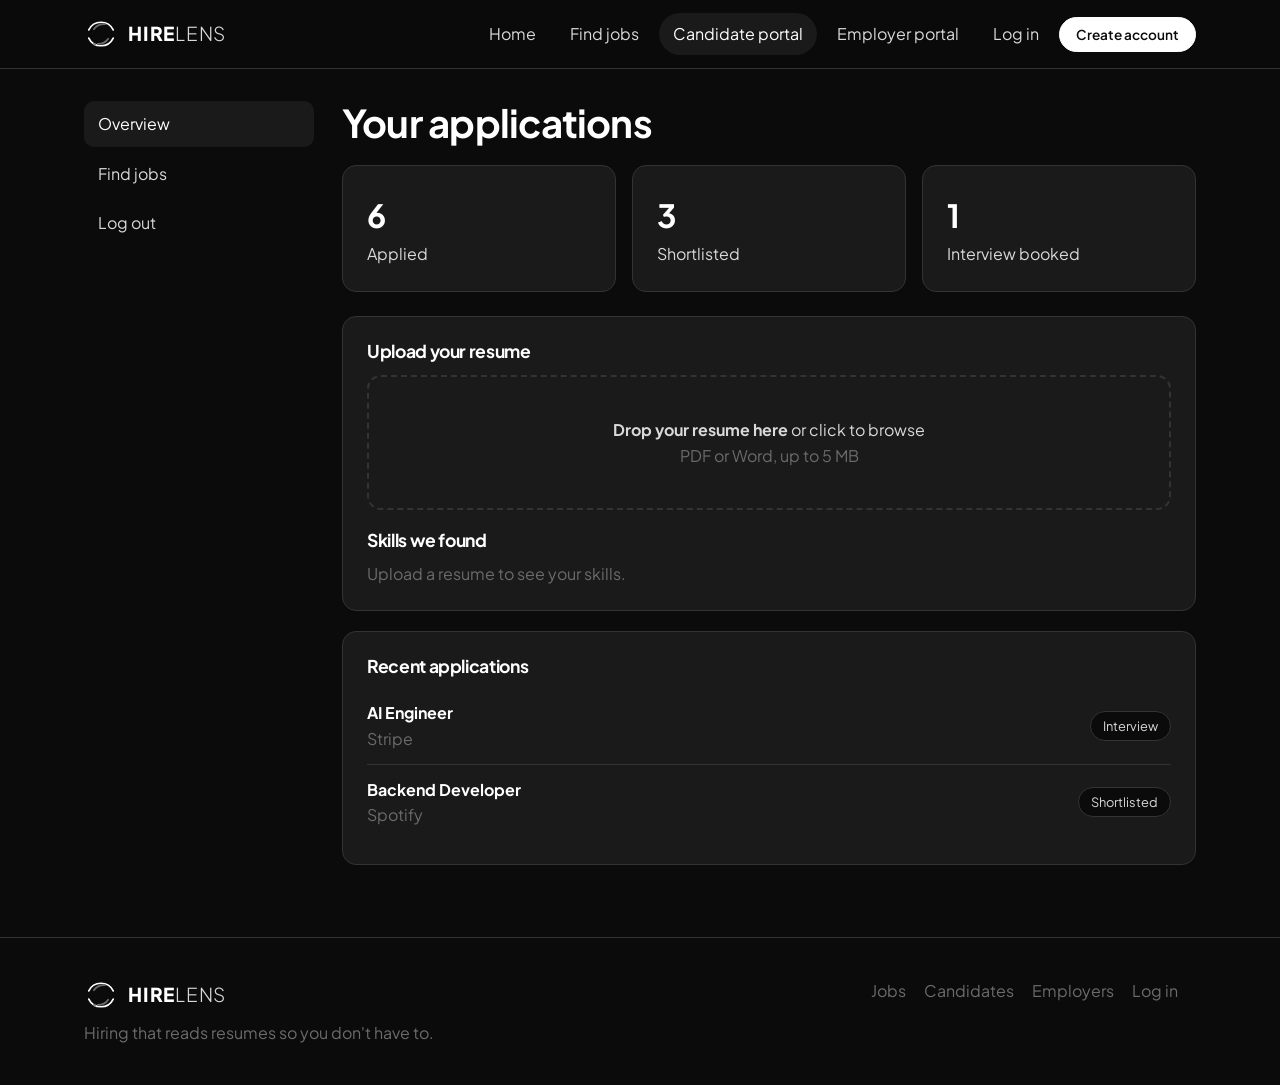
<file: candidate.html>
<!doctype html><html lang="en"><head><meta charset="utf-8"><meta name="viewport" content="width=device-width,initial-scale=1"><title>Candidate portal | HireLens</title><link rel="preconnect" href="https://fonts.googleapis.com"><link href="https://fonts.googleapis.com/css2?family=Plus+Jakarta+Sans:wght@400;500;600;700;800&display=swap" rel="stylesheet"><link rel="stylesheet" href="static/css/style.css"></head><body data-page="candidate"><div id="nav"></div><main class="wrap side"><nav><a class="on" href="candidate.html">Overview</a><a href="jobs.html">Find jobs</a><a href="login.html">Log out</a></nav><div>
<h2>Your applications</h2><div class="stats" style="margin-top:20px"><div class="card"><b class="count" data-to="6">0</b>Applied</div><div class="card"><b class="count" data-to="3">0</b>Shortlisted</div><div class="card"><b class="count" data-to="1">0</b>Interview booked</div></div>
<div class="card" style="margin-bottom:20px"><h3 style="margin-bottom:14px">Upload your resume</h3><div class="drop" id="drop" tabindex="0"><p><b>Drop your resume here</b> or click to browse</p><p class="muted">PDF or Word, up to 5 MB</p></div><input id="file" type="file" accept=".pdf,.doc,.docx" hidden><h3 style="margin:20px 0 10px">Skills we found</h3><div id="skills" class="tags"><span class="muted">Upload a resume to see your skills.</span></div></div>
<div class="card"><h3 style="margin-bottom:12px">Recent applications</h3><div class="job" style="padding:12px 0;border-bottom:1px solid var(--line)"><div class="info"><b style="color:#fff">AI Engineer</b><div class="muted">Stripe</div></div><span class="chip">Interview</span></div><div class="job" style="padding:12px 0"><div class="info"><b style="color:#fff">Backend Developer</b><div class="muted">Spotify</div></div><span class="chip">Shortlisted</span></div></div></div></main>
<div id="foot"></div><script src="static/js/app.js"></script></body></html>
</file>
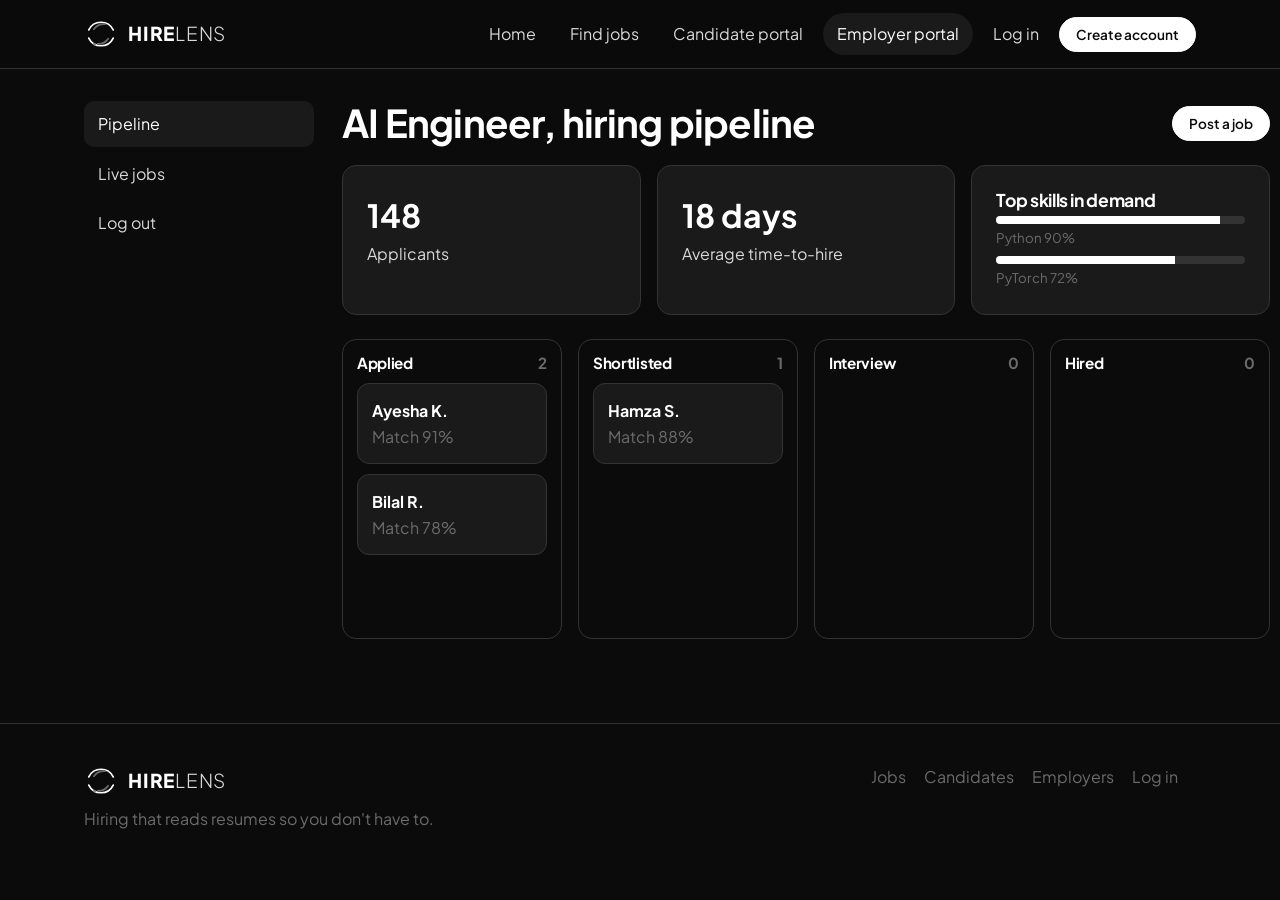
<file: employer.html>
<!doctype html><html lang="en"><head><meta charset="utf-8"><meta name="viewport" content="width=device-width,initial-scale=1"><title>Employer portal | HireLens</title><link rel="preconnect" href="https://fonts.googleapis.com"><link href="https://fonts.googleapis.com/css2?family=Plus+Jakarta+Sans:wght@400;500;600;700;800&display=swap" rel="stylesheet"><link rel="stylesheet" href="static/css/style.css"></head><body data-page="employer"><div id="nav"></div><main class="wrap side"><nav><a class="on" href="employer.html">Pipeline</a><a href="jobs.html">Live jobs</a><a href="login.html">Log out</a></nav><div>
<div style="display:flex;justify-content:space-between;align-items:center;flex-wrap:wrap;gap:12px"><h2>AI Engineer, hiring pipeline</h2><button class="btn pri sm" onclick="toast('Job posting form coming next')">Post a job</button></div>
<div class="stats" style="margin-top:20px"><div class="card"><b class="count" data-to="148">0</b>Applicants</div><div class="card"><b>18 days</b>Average time-to-hire</div><div class="card"><h3>Top skills in demand</h3><div class="bar"><i data-bar="90"></i></div><small class="muted">Python 90%</small><div class="bar"><i data-bar="72"></i></div><small class="muted">PyTorch 72%</small></div></div>
<div class="board"><div class="col" data-s="Applied"><h3>Applied <span class="n muted"></span></h3><div class="cand" id="c1" data-n="Ayesha K."><b style="color:#fff">Ayesha K.</b><div class="muted">Match 91%</div></div><div class="cand" id="c2" data-n="Bilal R."><b style="color:#fff">Bilal R.</b><div class="muted">Match 78%</div></div></div>
<div class="col" data-s="Shortlisted"><h3>Shortlisted <span class="n muted"></span></h3><div class="cand" id="c3" data-n="Hamza S."><b style="color:#fff">Hamza S.</b><div class="muted">Match 88%</div></div></div>
<div class="col" data-s="Interview"><h3>Interview <span class="n muted"></span></h3></div><div class="col" data-s="Hired"><h3>Hired <span class="n muted"></span></h3></div></div></div></main>
<div class="modal" id="sched"><div class="card"><h3>Schedule interview</h3><p class="muted" style="margin:6px 0 16px">We'll email the candidate the details.</p><div class="field"><label for="d">Date and time</label><input id="d" type="datetime-local"></div><div style="display:flex;gap:10px"><button class="btn pri sm" onclick="toast('Invitation sent');this.closest('.modal').classList.remove('open')">Send invitation</button><button class="btn sm" data-close>Not now</button></div></div></div>
<div id="foot"></div><script src="static/js/app.js"></script></body></html>
</file>
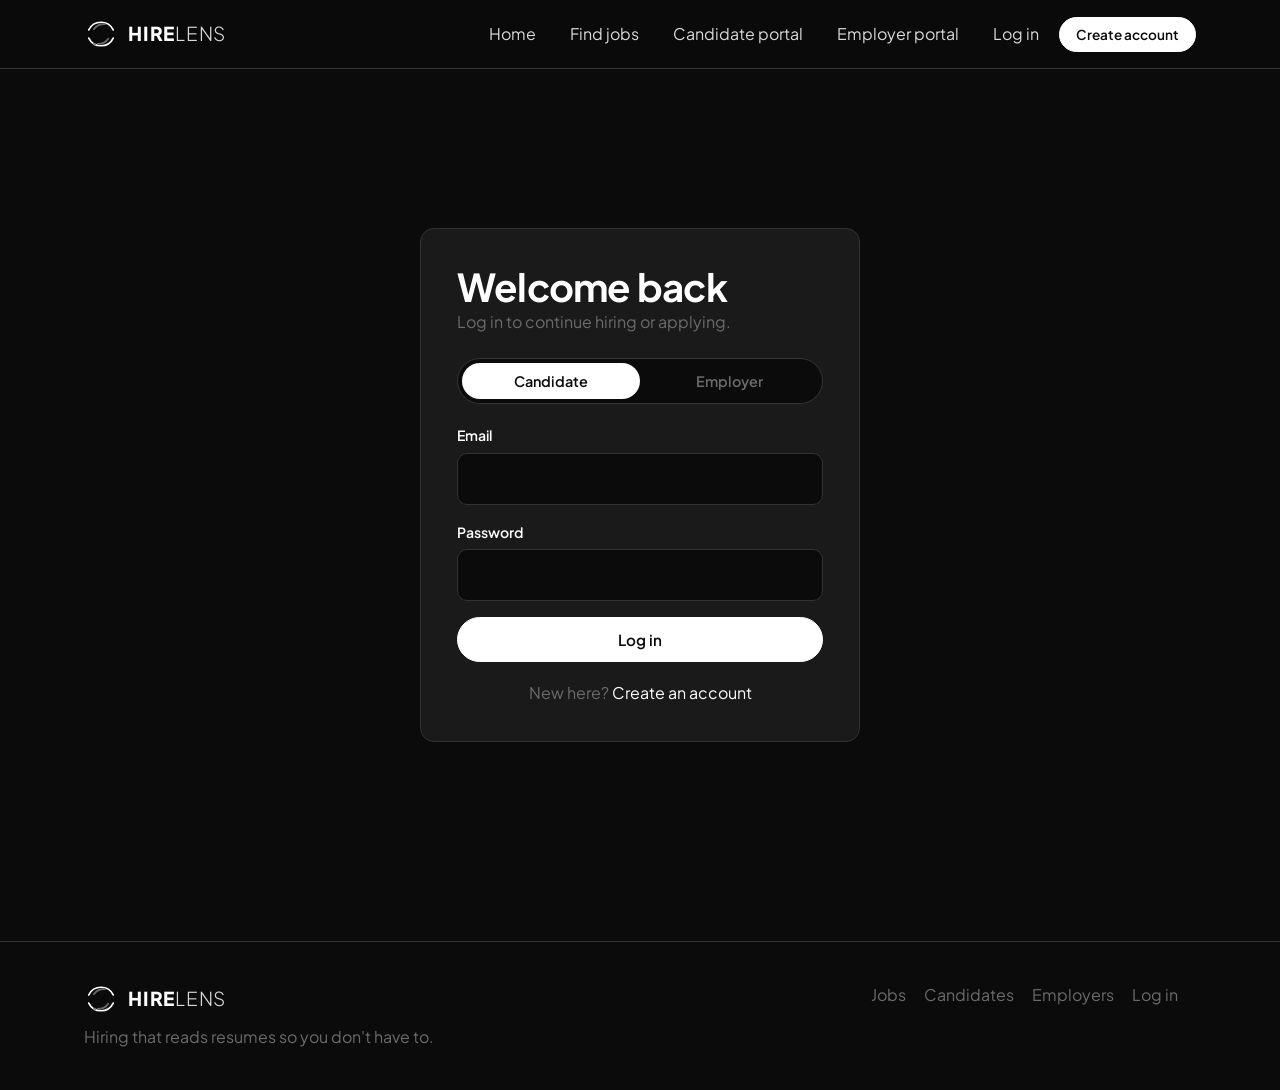
<file: login.html>
<!doctype html><html lang="en"><head><meta charset="utf-8"><meta name="viewport" content="width=device-width,initial-scale=1"><title>Log in | HireLens</title><link rel="preconnect" href="https://fonts.googleapis.com"><link href="https://fonts.googleapis.com/css2?family=Plus+Jakarta+Sans:wght@400;500;600;700;800&display=swap" rel="stylesheet"><link rel="stylesheet" href="static/css/style.css"></head><body data-page="auth"><div id="nav"></div><main class="auth"><div class="card"><h2>Welcome back</h2><p class="muted">Log in to continue hiring or applying.</p><form data-validate data-next="candidate.html" novalidate style="margin-top:24px"><input type="hidden" id="role" value="candidate"><div class="seg"><button type="button" class="on" data-role="candidate">Candidate</button><button type="button" data-role="employer">Employer</button></div><div class="field"><label for="e">Email</label><input id="e" type="email" required autocomplete="email"><span class="err">Enter a valid email address.</span></div><div class="field"><label for="p">Password</label><input id="p" type="password" required autocomplete="current-password"><span class="err">Password needs at least 8 characters.</span></div><button class="btn pri" style="width:100%;justify-content:center">Log in</button></form><p class="muted" style="margin-top:18px;text-align:center">New here? <a href="register.html" style="color:#fff">Create an account</a></p></div></main>
<div id="foot"></div><script src="static/js/app.js"></script></body></html>
</file>
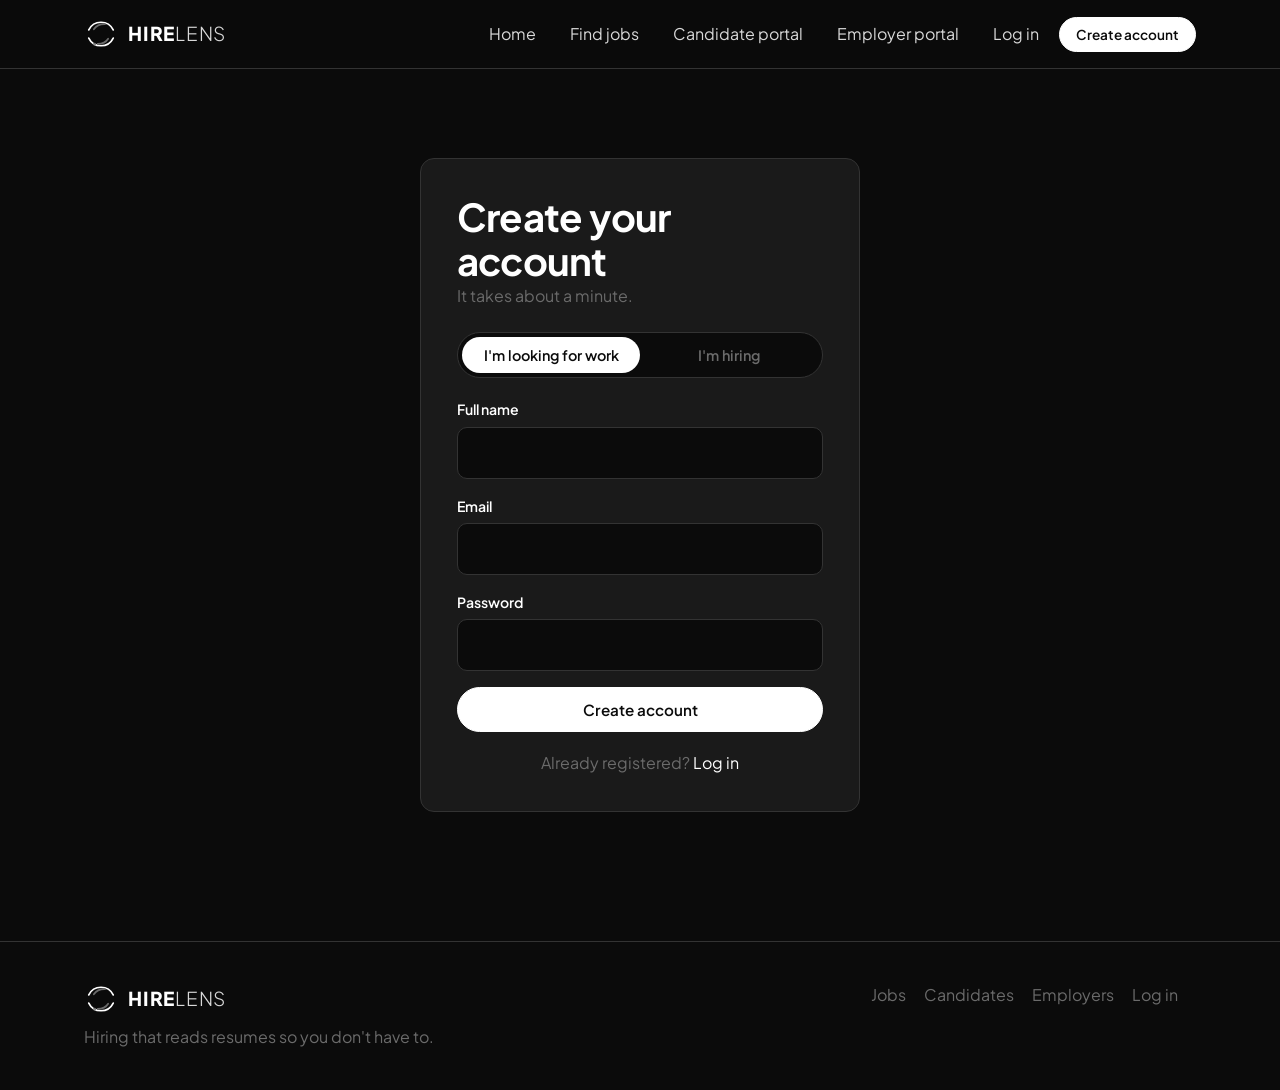
<file: register.html>
<!doctype html><html lang="en"><head><meta charset="utf-8"><meta name="viewport" content="width=device-width,initial-scale=1"><title>Create account | HireLens</title><link rel="preconnect" href="https://fonts.googleapis.com"><link href="https://fonts.googleapis.com/css2?family=Plus+Jakarta+Sans:wght@400;500;600;700;800&display=swap" rel="stylesheet"><link rel="stylesheet" href="static/css/style.css"></head><body data-page="auth"><div id="nav"></div><main class="auth"><div class="card"><h2>Create your account</h2><p class="muted">It takes about a minute.</p><form data-validate data-next="candidate.html" novalidate style="margin-top:24px"><input type="hidden" id="role" value="candidate"><div class="seg"><button type="button" class="on" data-role="candidate">I'm looking for work</button><button type="button" data-role="employer">I'm hiring</button></div><div class="field"><label for="n">Full name</label><input id="n" required autocomplete="name"><span class="err">Tell us your name.</span></div><div class="field"><label for="e">Email</label><input id="e" type="email" required autocomplete="email"><span class="err">Enter a valid email address.</span></div><div class="field"><label for="p">Password</label><input id="p" type="password" required autocomplete="new-password"><span class="err">Use at least 8 characters.</span></div><button class="btn pri" style="width:100%;justify-content:center">Create account</button></form><p class="muted" style="margin-top:18px;text-align:center">Already registered? <a href="login.html" style="color:#fff">Log in</a></p></div></main>
<div id="foot"></div><script src="static/js/app.js"></script></body></html>
</file>
<file: static/css/style.css>
:root{--bg:#0B0B0B;--s1:#1A1A1A;--line:#333333;--muted:#6B6B6B;--text:#D9D9D9;--w:#FFFFFF;--r:14px;--ease:cubic-bezier(.2,.7,.2,1)}
*{box-sizing:border-box;margin:0}html{scroll-behavior:smooth}
body{font-family:'Plus Jakarta Sans',system-ui,sans-serif;background:var(--bg);color:var(--text);line-height:1.6;-webkit-font-smoothing:antialiased}
h1,h2,h3{color:var(--w);line-height:1.15;letter-spacing:-.02em;font-weight:700}
h1{font-size:clamp(2.4rem,6vw,4.4rem)}h2{font-size:clamp(1.6rem,3.5vw,2.4rem)}h3{font-size:1.1rem}
a{color:inherit;text-decoration:none}img{max-width:100%}
:focus-visible{outline:2px solid var(--w);outline-offset:3px}
.wrap{max-width:1160px;margin:auto;padding:0 24px}.muted{color:var(--muted)}.tags{display:flex;gap:8px;flex-wrap:wrap}
.nav{position:sticky;top:0;z-index:50;background:rgba(11,11,11,.85);backdrop-filter:blur(12px);border-bottom:1px solid var(--line)}
.nav .wrap{display:flex;align-items:center;justify-content:space-between;height:68px;gap:20px}
.brand{display:flex;gap:10px;align-items:center;font-weight:800;color:var(--w);font-size:1.15rem}
.brand i{width:30px;height:30px;border-radius:9px;background:var(--w);color:var(--bg);display:grid;place-items:center;font-style:normal;font-weight:800}
.links{display:flex;gap:6px;align-items:center}.links a{padding:8px 14px;border-radius:99px;color:var(--text);transition:.25s var(--ease)}
.links a:hover,.links a.on{background:var(--s1);color:var(--w)}.links a.btn.pri{color:var(--bg)}
.burger{display:none;background:none;border:1px solid var(--line);color:var(--w);border-radius:10px;padding:8px 12px;cursor:pointer}
.btn{display:inline-flex;align-items:center;gap:8px;padding:12px 22px;border-radius:99px;border:1px solid var(--line);background:transparent;color:var(--w);font:600 .95rem 'Plus Jakarta Sans',sans-serif;cursor:pointer;transition:transform .2s var(--ease),background .25s,color .25s,border-color .25s}
.btn:hover{border-color:var(--w);transform:translateY(-2px)}.btn:active{transform:scale(.97)}
.btn.pri{background:var(--w);color:var(--bg);border-color:var(--w)}.btn.pri:hover{background:var(--text)}.btn.sm{padding:8px 16px;font-size:.85rem}
.card{background:var(--s1);border:1px solid var(--line);border-radius:var(--r);padding:24px;transition:border-color .25s,transform .25s var(--ease)}
.card.lift:hover{border-color:var(--muted);transform:translateY(-3px)}
.hero{padding:96px 0 72px;text-align:center;position:relative;overflow:hidden}
.hero::before{content:"";position:absolute;inset:-20% 10% auto;height:420px;background:radial-gradient(closest-side,rgba(255,255,255,.12),transparent);animation:glow 6s ease-in-out infinite alternate;pointer-events:none}
@keyframes glow{to{transform:translateY(40px) scale(1.15);opacity:.6}}
.hero p{max-width:620px;margin:22px auto 32px;font-size:1.1rem}.hero .row{display:flex;gap:12px;justify-content:center;flex-wrap:wrap}
.logos{display:flex;flex-wrap:wrap;gap:36px;justify-content:center;align-items:center;padding:36px 0;border-block:1px solid var(--line)}
.logos img{height:26px;opacity:.55;transition:opacity .3s}.logos img:hover{opacity:1}
section{padding:80px 0}.grid{display:grid;gap:20px}.g3{grid-template-columns:repeat(auto-fit,minmax(260px,1fr))}.g2{grid-template-columns:repeat(auto-fit,minmax(320px,1fr))}
.rv{opacity:0;transform:translateY(24px);transition:opacity .7s var(--ease),transform .7s var(--ease)}.rv.in{opacity:1;transform:none}
.field{display:grid;gap:6px;margin-bottom:16px}.field label{font-size:.88rem;color:var(--w);font-weight:600}
input,select,textarea{width:100%;padding:12px 14px;background:var(--bg);border:1px solid var(--line);border-radius:10px;color:var(--w);font:inherit;transition:border-color .2s,box-shadow .2s}
input:focus,select:focus,textarea:focus{outline:none;border-color:var(--w);box-shadow:0 0 0 3px rgba(255,255,255,.12)}
.err{color:var(--text);font-size:.82rem;display:none;border-left:2px solid var(--w);padding-left:8px}.field.bad input{border-color:var(--w)}.field.bad .err{display:block}
.auth{min-height:calc(100vh - 68px);display:grid;place-items:center;padding:40px 24px}.auth .card{width:100%;max-width:440px;padding:36px}
.seg{display:grid;grid-template-columns:1fr 1fr;background:var(--bg);border:1px solid var(--line);border-radius:99px;padding:4px;margin:20px 0}
.seg button{border:0;background:none;color:var(--muted);padding:9px;border-radius:99px;font:600 .9rem 'Plus Jakarta Sans',sans-serif;cursor:pointer;transition:.25s}.seg button.on{background:var(--w);color:var(--bg)}
.chip{display:inline-block;padding:4px 12px;border:1px solid var(--line);border-radius:99px;font-size:.8rem;color:var(--text);background:var(--bg);animation:pop .4s var(--ease) backwards}
@keyframes pop{from{transform:scale(.7);opacity:0}}
.search{display:grid;grid-template-columns:2fr 1fr 1fr auto;gap:12px;margin:28px 0}
.job{display:flex;gap:18px;align-items:center;justify-content:space-between}.job .logo{width:48px;height:48px;border-radius:12px;background:var(--bg);border:1px solid var(--line);display:grid;place-items:center;flex:none}.job .logo img{width:26px}
.job .info{flex:1}.job .tags{margin-top:8px}
.ring{--p:80;width:58px;height:58px;border-radius:50%;background:conic-gradient(var(--w) calc(var(--p)*1%),var(--line) 0);display:grid;place-items:center;flex:none}
.ring b{width:46px;height:46px;border-radius:50%;background:var(--s1);display:grid;place-items:center;color:var(--w);font-size:.85rem}
.skel{height:92px;border-radius:var(--r);background:linear-gradient(90deg,var(--s1),var(--line),var(--s1));background-size:200%;animation:sh 1.2s infinite}@keyframes sh{to{background-position:-200%}}
.empty{text-align:center;padding:56px 20px;border:1px dashed var(--line);border-radius:var(--r)}
.side{display:grid;grid-template-columns:230px 1fr;gap:28px;padding:32px 24px}
.side nav{display:grid;gap:4px;align-content:start;position:sticky;top:90px}.side nav a{padding:10px 14px;border-radius:10px;color:var(--text);transition:.2s}.side nav a:hover,.side nav a.on{background:var(--s1);color:var(--w)}
.stats{display:grid;grid-template-columns:repeat(auto-fit,minmax(170px,1fr));gap:16px;margin-bottom:24px}.stats b{display:block;font-size:2rem;color:var(--w)}
.drop{border:2px dashed var(--line);border-radius:var(--r);padding:40px;text-align:center;cursor:pointer;transition:.25s}.drop:hover,.drop.over{border-color:var(--w);background:var(--bg)}
.bar{height:8px;border-radius:9px;background:var(--line);overflow:hidden;margin-top:6px}.bar i{display:block;height:100%;background:var(--w);width:0;transition:width 1s var(--ease)}
.board{display:grid;grid-template-columns:repeat(4,minmax(220px,1fr));gap:16px;overflow-x:auto;padding-bottom:12px}
.col{background:var(--bg);border:1px solid var(--line);border-radius:var(--r);padding:14px;min-height:300px;transition:border-color .2s}.col.over{border-color:var(--w)}
.col h3{display:flex;justify-content:space-between;margin-bottom:12px;font-size:.95rem}
.cand{background:var(--s1);border:1px solid var(--line);border-radius:12px;padding:14px;margin-bottom:10px;cursor:grab;transition:transform .2s,border-color .2s}.cand:hover{border-color:var(--muted)}.cand.drag{opacity:.4;transform:rotate(2deg)}
.modal{position:fixed;inset:0;background:rgba(0,0,0,.7);display:none;place-items:center;z-index:90;padding:20px}.modal.open{display:grid}.modal .card{width:100%;max-width:420px;animation:pop .3s var(--ease)}
.toast{position:fixed;bottom:24px;right:24px;background:var(--w);color:var(--bg);padding:12px 20px;border-radius:12px;font-weight:600;transform:translateY(100px);transition:.4s var(--ease);z-index:99}.toast.show{transform:none}
.foot{border-top:1px solid var(--line);padding:40px 0;margin-top:40px}.foot .wrap{display:flex;justify-content:space-between;flex-wrap:wrap;gap:20px}.foot a{color:var(--muted);margin-right:18px}.foot a.brand{color:var(--w);margin:0}.foot a:hover{color:var(--w)}
@media(max-width:820px){.burger{display:block}.links{display:none;position:absolute;top:68px;left:0;right:0;background:var(--bg);border-bottom:1px solid var(--line);flex-direction:column;padding:16px}.links.open{display:flex}.search{grid-template-columns:1fr}.side{grid-template-columns:1fr}.side nav{position:static;grid-auto-flow:column;overflow-x:auto}.job{flex-wrap:wrap}}
@media(prefers-reduced-motion:reduce){*{animation:none!important;transition:none!important}.rv{opacity:1;transform:none}}
/* scroll sway + hover text drift */
.hero h1,.hero p,.hero .row,.logos,section h2,.card{translate:var(--px,0) var(--py,0);will-change:translate}
.card>*,.cand>*{transition:transform .3s var(--ease);transform:translate(calc(var(--mx,0)*10px),calc(var(--my,0)*8px))}
.card>*:nth-child(2),.cand>*:nth-child(2){transform:translate(calc(var(--mx,0)*18px),calc(var(--my,0)*13px))}
.card>*:nth-child(3){transform:translate(calc(var(--mx,0)*26px),calc(var(--my,0)*18px))}
.card,.cand{overflow:visible}
/* shade cover: title stays, description is revealed when the shade slides away */
.card.shade{position:relative;overflow:hidden}
.card.shade::before{content:"";position:absolute;inset:0;z-index:2;background:linear-gradient(160deg,#333333 0%,#1A1A1A 100%);border-radius:inherit;transform:translateY(0);transition:transform .65s var(--ease);box-shadow:inset 0 1px 0 rgba(255,255,255,.08)}
.card.shade:nth-child(even)::before{background:linear-gradient(20deg,#333333 0%,#1A1A1A 100%)}
.card.shade:hover::before,.card.shade:focus-within::before{transform:translateY(-101%)}
.card.shade:nth-child(even):hover::before,.card.shade:nth-child(even):focus-within::before{transform:translateY(101%)}
.card.shade>h3{position:relative;z-index:3;margin-bottom:8px}
.card.shade>p,.card.shade>a{position:relative;z-index:1;opacity:.15;transition:opacity .5s .15s}
.card.shade:hover>p,.card.shade:hover>a,.card.shade:focus-within>p,.card.shade:focus-within>a{opacity:1}
@media(hover:none){.card.shade::before{display:none}.card.shade>p,.card.shade>a{opacity:1}}
/* headings that keep moving on their own */
.flow{background:linear-gradient(100deg,#FFFFFF 0%,#FFFFFF 35%,#6B6B6B 50%,#FFFFFF 65%,#FFFFFF 100%);background-size:250% 100%;-webkit-background-clip:text;background-clip:text;color:transparent;-webkit-text-fill-color:transparent;animation:flow 5s linear infinite}
@keyframes flow{from{background-position:120% 0}to{background-position:-120% 0}}

/* logo */
.brand{gap:10px}.brand .mark{width:34px;height:34px;color:#FFFFFF;flex:none;transition:transform .6s var(--ease)}.brand:hover .mark{transform:rotate(180deg)}
.wm{font-size:1.2rem;letter-spacing:.04em;line-height:1;color:var(--w)}.wm b{font-weight:800}.wm span{font-weight:300;color:var(--text)}
.brand.big .mark{width:84px;height:84px}.brand.big .wm{font-size:2.2rem}.brand.big{flex-direction:column;gap:6px}
.biglogo{display:flex;justify-content:center;margin-bottom:28px}
.tw-c{display:inline-block;width:4px;height:.85em;background:var(--w);margin-left:6px;vertical-align:-.05em;animation:blink 1s steps(1) infinite}@keyframes blink{50%{opacity:0}}
</file>
